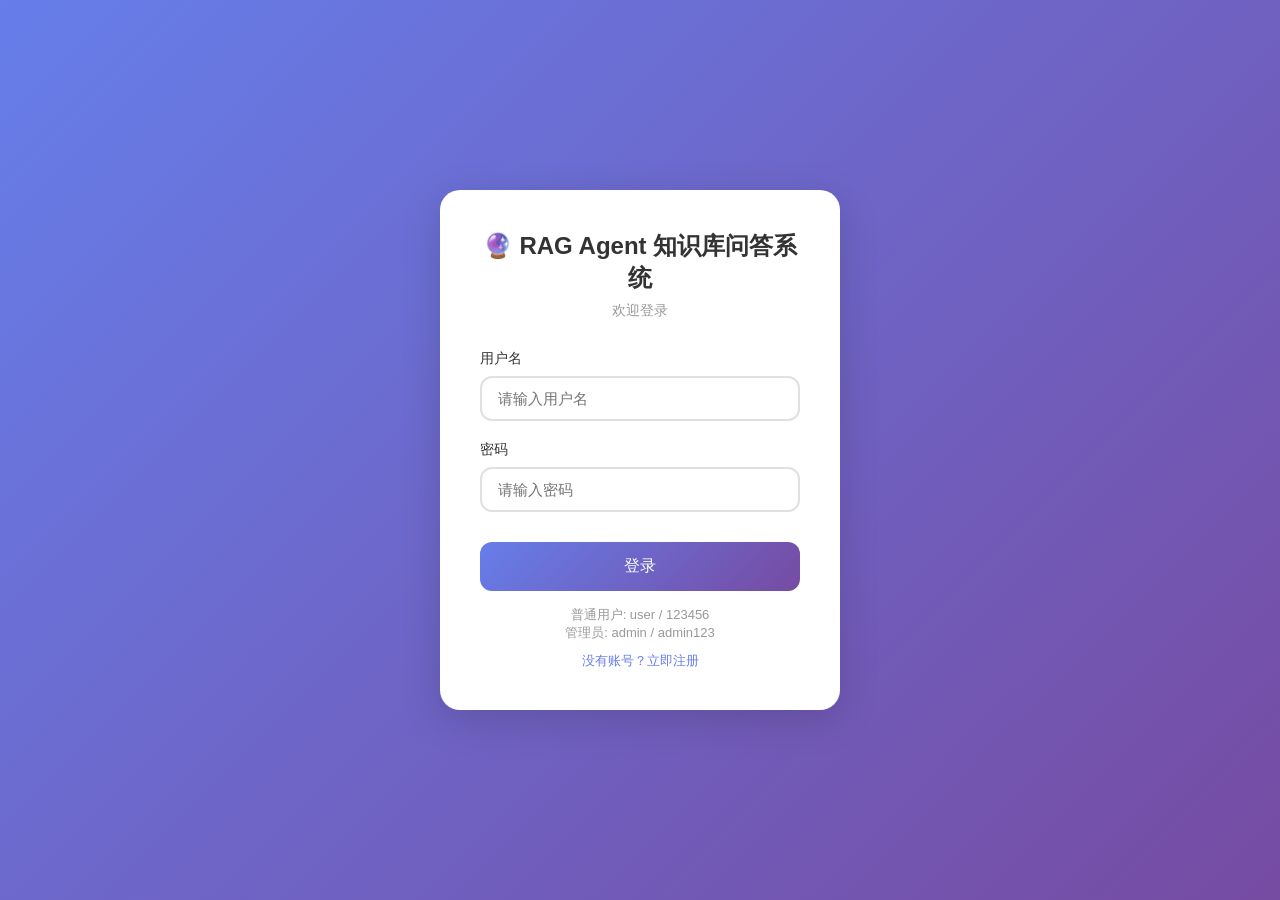
<file: static/index.html>
<!DOCTYPE html>
<html lang="zh-CN">
<head>
    <meta charset="UTF-8">
    <meta name="viewport" content="width=device-width, initial-scale=1.0">
    <title>RAG Agent 知识库问答系统</title>
    <link rel="stylesheet" href="/static/style.css">
    <style>
        .admin-panel {
            position: fixed;
            right: 0;
            top: 0;
            width: 320px;
            height: 100vh;
            background: white;
            box-shadow: -4px 0 20px rgba(0,0,0,0.1);
            z-index: 100;
            display: none;
            flex-direction: column;
        }
        .panel-header {
            padding: 20px;
            background: linear-gradient(135deg, #667eea 0%, #764ba2 100%);
            color: white;
            display: flex;
            justify-content: space-between;
            align-items: center;
        }
        .panel-header h3 {
            font-size: 16px;
            margin: 0;
        }
        .close-btn {
            background: rgba(255,255,255,0.2);
            border: none;
            color: white;
            width: 30px;
            height: 30px;
            border-radius: 50%;
            font-size: 20px;
            cursor: pointer;
            display: flex;
            align-items: center;
            justify-content: center;
        }
        .panel-content {
            flex: 1;
            padding: 20px;
            overflow-y: auto;
        }
        .upload-section {
            margin-bottom: 20px;
        }
        .upload-btn {
            width: 100%;
            padding: 12px;
            background: #f0f0f0;
            border: 2px dashed #ccc;
            border-radius: 12px;
            cursor: pointer;
            font-size: 14px;
            transition: all 0.2s;
            color: #666;
        }
        .upload-btn:hover {
            border-color: #667eea;
            background: rgba(102, 126, 234, 0.1);
            color: #667eea;
        }
        .document-list {
            display: flex;
            flex-direction: column;
            gap: 10px;
        }
        .document-item {
            display: flex;
            align-items: center;
            justify-content: space-between;
            padding: 12px;
            background: #f8f9fa;
            border-radius: 8px;
        }
        .document-name {
            flex: 1;
            font-size: 14px;
            color: #333;
            word-break: break-all;
        }
        .delete-btn {
            background: #dc3545;
            color: white;
            border: none;
            padding: 6px 12px;
            border-radius: 4px;
            cursor: pointer;
            font-size: 12px;
            margin-left: 10px;
        }
        .delete-btn:hover {
            background: #c82333;
        }
        .admin-toggle {
            position: fixed;
            right: 0;
            top: 50%;
            transform: translateY(-50%);
            background: #667eea;
            color: white;
            padding: 10px 5px;
            border-radius: 8px 0 0 8px;
            cursor: pointer;
            writing-mode: vertical-rl;
            text-orientation: mixed;
            font-size: 14px;
            z-index: 99;
            box-shadow: -2px 0 10px rgba(0,0,0,0.1);
        }
        .ad {
            position: fixed;
            right: 0;
            top: 40%;
            transform: translateY(-50%);
            background: #667eea;
            color: white;
            padding: 10px 5px;
            border-radius: 8px 0 0 8px;
            cursor: pointer;
            writing-mode: vertical-rl;
            text-orientation: mixed;
            font-size: 14px;
            z-index: 99;
            box-shadow: -2px 0 10px rgba(0,0,0,0.1);
        }

        .admin-toggle:hover {
            background: #764ba2;
        }
        .logout-btn {
            position: fixed;
            top: 20px;
            right: 20px;
            background: rgba(255,255,255,0.9);
            border: none;
            padding: 8px 16px;
            border-radius: 20px;
            cursor: pointer;
            font-size: 13px;
            color: #666;
            box-shadow: 0 2px 10px rgba(0,0,0,0.1);
        }
        .logout-btn:hover {
            background: #f0f0f0;
        }
        .file-input {
            display: none;
        }
    </style>
</head>
<body>
    <button class="logout-btn" id="logout-btn">退出登录</button>
     
    <div class="container">
        <div class="header">
            <h1> RAG Agent 知识库问答系统</h1>
            <p>基于公司制度文档的智能问答助手</p>
        </div>

        <div class="chat-container">
            <div class="chat-messages" id="chat-messages">
                <div class="welcome-message">
                    <h3>您好！我是您的智能助手</h3>
                    <p>我可以帮助您查询公司制度相关的问题，如年假政策、加班调休、出差报销等。</p>
                    <p style="margin-top: 10px; color: #666; font-size: 13px;">输入问题开始问答，或输入"清空"清除对话历史</p>
                </div>
            </div>

            <div class="input-container">
                <div class="input-wrapper">
                    <input type="text" id="question-input" placeholder="输入您的问题..." autocomplete="off">
                </div>
                <button class="clear-btn" id="clear-btn">清空</button>
                <button class="send-btn" id="send-btn">
                    <span>➤</span>
                </button>
            </div>
        </div>
    </div>

    <div class="admin-panel" id="admin-panel">
        <div class="panel-header">
            <h3>📁 文档管理</h3>
            <button class="close-btn" id="close-admin-panel">×</button>
        </div>
        <div class="panel-content">
            <div class="upload-section">
                <input type="file" id="file-input" class="file-input" accept=".pdf,.docx,.doc">
                <button class="upload-btn" id="upload-btn">📤 上传文档</button>
            </div>
            <div class="document-list" id="document-list">
                <p style="text-align: center; color: #999; padding: 20px;">点击上传添加文档</p>
            </div>
        </div>
    </div>

 <div class="admin-panel" id="adp">
        <div class="panel-header">
            <h3>检索优化</h3>
            <button class="close-btn" id="cl">×</button>
        </div>
        <div class="panel-content">
            <div class="upload-section">
                <input type="file" id="ipt" class="file-input" accept=".txt">
                <button class="upload-btn" id="upl-btn">上传术语文档</button>
            </div>
            <div class="document-list" id="doc-list">
                <p style="text-align: center; color: #999; padding: 20px;">点击上传添加文档</p>
            </div>
        </div>
    </div>

    <script>
        const chatMessages = document.getElementById('chat-messages');
        const questionInput = document.getElementById('question-input');
        const sendBtn = document.getElementById('send-btn');
        const clearBtn = document.getElementById('clear-btn');
        const logoutBtn = document.getElementById('logout-btn');
        const adminPanel = document.getElementById('admin-panel');
        const adp = document.getElementById('adp');
        const closeAdminPanel = document.getElementById('close-admin-panel');
        const cl = document.getElementById('cl');

        const uploadBtn = document.getElementById('upload-btn');
        const fileInput = document.getElementById('file-input');
        const documentList = document.getElementById('document-list');
        const docList = document.getElementById('doc-list');
        const ipt = document.getElementById('ipt');
        const uplBtn = document.getElementById('upl-btn');
        let currentUser = null;

        async function checkLogin() {
            const token = localStorage.getItem('token');
            const role = localStorage.getItem('role');
            
            if (!token) {
                window.location.href = '/static/login.html';
                return false;
            }
            
            try {
                const response = await fetch('/api/me', {
                    headers: { 'Authorization': `Bearer ${token}` }
                });
                
                if (!response.ok) {
                    throw new Error('Token无效');
                }
                
                currentUser = await response.json();
                currentUser.role = role;
                
                // 确保管理员面板默认隐藏
                adminPanel.style.display = 'none';
                
                if (currentUser.role === 'admin') {
                    initAdminPanel();
                }
                
                return true;
            } catch {
                localStorage.removeItem('token');
                localStorage.removeItem('role');
                window.location.href = '/static/login.html';
                return false;
            }
        }

        function getAuthHeaders() {
            const token = localStorage.getItem('token');
            return {
                'Authorization': `Bearer ${token}`
            };
        }

        async function sendQuestion() {
            const question = questionInput.value.trim();
            if (!question) return;

            questionInput.value = '';
            sendBtn.disabled = true;

            if (question === '清空') {
                await clearHistory();
                sendBtn.disabled = false;
                return;
            }

            addMessage('user', question);
            addTypingIndicator();

            try {
                const response = await fetch('/ask', {
                    method: 'POST',
                    headers: {
                        'Content-Type': 'application/json',
                        ...getAuthHeaders()
                    },
                    body: JSON.stringify({ question: question }),
                });

                if (!response.ok) {
                    if (response.status === 401) {
                        localStorage.removeItem('token');
                        localStorage.removeItem('role');
                        window.location.href = '/static/login.html';
                        return;
                    }
                    throw new Error('网络请求失败');
                }

                const data = await response.json();
                removeTypingIndicator();
                addMessage('bot', data.answer);
            } catch (error) {
                removeTypingIndicator();
                addMessage('bot', `抱歉，出现错误：${error.message}`);
            } finally {
                sendBtn.disabled = false;
                scrollToBottom();
            }
        }

        async function clearHistory() {
            try {
                await fetch('/clear-history', { 
                    method: 'GET',
                    headers: getAuthHeaders()
                });
                chatMessages.innerHTML = `
                    <div class="welcome-message">
                        <h3>您好！我是您的智能助手</h3>
                        <p>我可以帮助您查询公司制度相关的问题，如年假政策、加班调休、出差报销等。</p>
                        <p style="margin-top: 10px; color: #666; font-size: 13px;">输入问题开始问答，或输入"清空"清除对话历史</p>
                    </div>
                `;
            } catch (error) {
                console.error('清空历史失败:', error);
            }
        }

        function addMessage(role, content) {
            const messageDiv = document.createElement('div');
            messageDiv.className = `message ${role}`;

            const avatarDiv = document.createElement('div');
            avatarDiv.className = `avatar ${role}`;
            avatarDiv.textContent = role === 'user' ? '您' : 'AI';

            const contentDiv = document.createElement('div');
            contentDiv.className = 'message-content';
            contentDiv.textContent = content;

            messageDiv.appendChild(avatarDiv);
            messageDiv.appendChild(contentDiv);
            chatMessages.appendChild(messageDiv);
        }

        function addTypingIndicator() {
            const indicatorDiv = document.createElement('div');
            indicatorDiv.className = 'message bot';
            indicatorDiv.innerHTML = `
                <div class="avatar bot">AI</div>
                <div class="message-content">
                    <div class="typing-indicator">
                        <span></span>
                        <span></span>
                        <span></span>
                    </div>
                </div>
            `;
            indicatorDiv.id = 'typing-indicator';
            chatMessages.appendChild(indicatorDiv);
            scrollToBottom();
        }

        function removeTypingIndicator() {
            const indicator = document.getElementById('typing-indicator');
            if (indicator) {
                indicator.remove();
            }
        }

        function scrollToBottom() {
            chatMessages.scrollTop = chatMessages.scrollHeight;
        }

        function initAdminPanel() {
            const adminToggle = document.createElement('div');
            adminToggle.className = 'admin-toggle';
            adminToggle.textContent = '管理文档';
            adminToggle.onclick = () => {
                adminPanel.style.display = 'flex';
                loadDocuments();
            };
            document.body.appendChild(adminToggle);

            const adm = document.createElement('div');
            adm.className = 'ad';
            adm.textContent = '检索优化';
            adm.onclick = () => {
                adp.style.display = 'flex';
               loa();
            };
            document.body.appendChild(adm);


            closeAdminPanel.onclick = () => {
                adminPanel.style.display = 'none';
               
            };
            cl.onclick = () => {
                adp.style.display = 'none';
            };
            uploadBtn.onclick = () => {
                fileInput.click();
            };
            uplBtn.onclick = () => {
                ipt.click();
            };
             ipt.onchange = async (e) => {
                const file = e.target.files[0];
                if (!file) return;

                const formData = new FormData();
                formData.append('file', file);

                try {
                    const response = await fetch('/upwendang', {
                        method: 'POST',
                        headers: getAuthHeaders(),
                        body: formData
                    });

                    if (response.ok) {
                        alert('上传成功');
                        loa();
                    } else {
                        const data = await response.json();
                        alert(data.detail || '上传失败');
                    }
                } catch {
                    alert('上传失败');
                }

                e.target.value = '';
            };

            fileInput.onchange = async (e) => {
                const file = e.target.files[0];
                if (!file) return;

                const formData = new FormData();
                formData.append('file', file);

                try {
                    const response = await fetch('/api/documents/upload', {
                        method: 'POST',
                        headers: getAuthHeaders(),
                        body: formData
                    });

                    if (response.ok) {
                        alert('上传成功');
                        loadDocuments();
                    } else {
                        const data = await response.json();
                        alert(data.detail || '上传失败');
                    }
                } catch {
                    alert('上传失败');
                }

                e.target.value = '';
            };

          
        }
        async function loa(){
          try {
                const response = await fetch('/ap', {
                    headers: getAuthHeaders()
                });

                if (response.ok) {
                    const data = await response.json();
                    docList.innerHTML = '';

                    if (data.documents.length === 0) {
                        docList.innerHTML = '<p style="text-align: center; color: #999; padding: 20px;">暂无文档</p>';
                        return;
                    }

                    data.documents.forEach(doc => {
                        const item = document.createElement('div');
                        item.className = 'document-item';
                        item.innerHTML = `
                            <span class="document-name">📄 ${doc.filename}</span>
                            <button class="delete-btn" onclick="de('${encodeURIComponent(doc.filename)}')">删除</button>
                        `;
                        docList.appendChild(item);
                    });
                }
            } catch (error) {
                console.error('加载文档列表失败:', error);
            }



        }
        async function loadDocuments() {
            try {
                const response = await fetch('/api/documents', {
                    headers: getAuthHeaders()
                });

                if (response.ok) {
                    const data = await response.json();
                    documentList.innerHTML = '';

                    if (data.documents.length === 0) {
                        documentList.innerHTML = '<p style="text-align: center; color: #999; padding: 20px;">暂无文档</p>';
                        return;
                    }

                    data.documents.forEach(doc => {
                        const item = document.createElement('div');
                        item.className = 'document-item';
                        item.innerHTML = `
                            <span class="document-name">📄 ${doc.filename}</span>
                            <button class="delete-btn" onclick="deleteDocument('${encodeURIComponent(doc.filename)}')">删除</button>
                        `;
                        documentList.appendChild(item);
                    });
                }
            } catch (error) {
                console.error('加载文档列表失败:', error);
            }
        }
        async function de(filename){
            if (!confirm(`确定要删除 ${decodeURIComponent(filename)} 吗？`)) return;
              try {
                const response = await fetch(`/a/${filename}`, {
                    method: 'DELETE',
                    headers: getAuthHeaders()
                });

                if (response.ok) {
                    alert('删除成功');
                    loa();
                } else {
                    const data = await response.json();
                    alert(data.detail || '删除失败');
                }
            } catch {
                alert('删除失败');
            }
           
        }
        
        async function deleteDocument(filename) {
            if (!confirm(`确定要删除 ${decodeURIComponent(filename)} 吗？`)) return;

            try {
                const response = await fetch(`/api/documents/${filename}`, {
                    method: 'DELETE',
                    headers: getAuthHeaders()
                });

                if (response.ok) {
                    alert('删除成功');
                    loadDocuments();
                } else {
                    const data = await response.json();
                    alert(data.detail || '删除失败');
                }
            } catch {
                alert('删除失败');
            }
        }
        
        async function loadChatHistory() {
            try {
                const response = await fetch('/history', {
                    headers: getAuthHeaders()
                });
                
                if (response.ok) {
                    const messages = await response.json();
                    chatMessages.innerHTML = '';
                    
                    if (messages.length === 0) {
                        chatMessages.innerHTML = `
                            <div class="welcome-message">
                                <h3>您好！我是您的智能助手</h3>
                                <p>我可以帮助您查询公司制度相关的问题，如年假政策、加班调休、出差报销等。</p>
                                <p style="margin-top: 10px; color: #666; font-size: 13px;">输入问题开始问答，或输入"清空"清除对话历史</p>
                            </div>
                        `;
                        return;
                    }
                    
                    messages.forEach(msg => {
                        addMessage(msg.role === 'user' ? 'user' : 'bot', msg.content);
                    });
                }
            } catch (error) {
                console.error('加载聊天历史失败:', error);
            }
        }
        document.addEventListener('DOMContentLoaded', async () => {
            await checkLogin();
            await loadChatHistory();
            
            logoutBtn.addEventListener('click', () => {
                localStorage.removeItem('token');
                localStorage.removeItem('role');
                window.location.href = '/static/login.html';
            });

            sendBtn.addEventListener('click', sendQuestion);

            questionInput.addEventListener('keydown', (e) => {
                if (e.key === 'Enter' && !e.shiftKey) {
                    e.preventDefault();
                    sendQuestion();
                }
            });

            clearBtn.addEventListener('click', clearHistory);
        });
    </script>
</body>
</html>
</file>
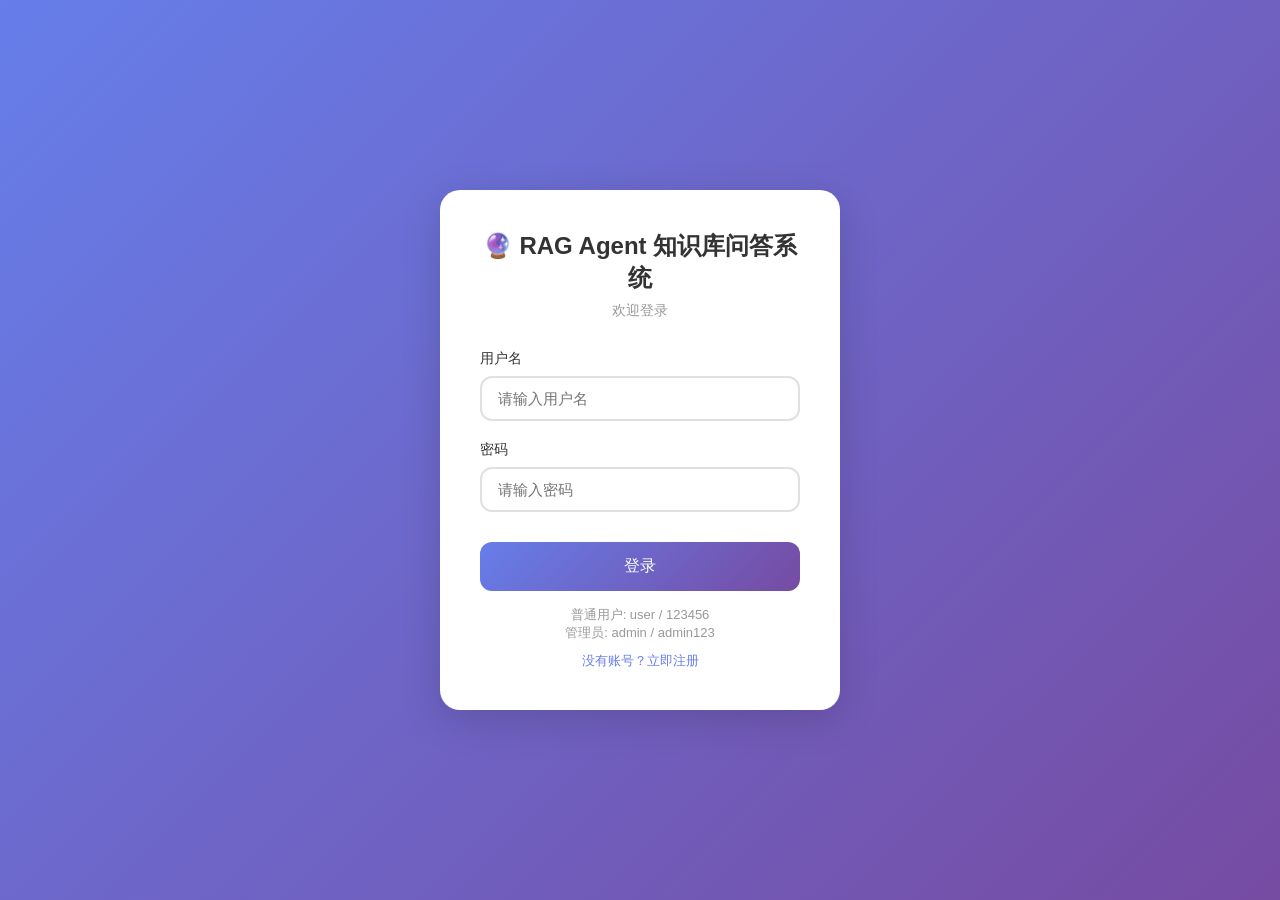
<file: static/login.html>
<!DOCTYPE html>
<html lang="zh-CN">
<head>
    <meta charset="UTF-8">
    <meta name="viewport" content="width=device-width, initial-scale=1.0">
    <title>登录 - RAG Agent 知识库问答系统</title>
    <style>
        * { margin: 0; padding: 0; box-sizing: border-box; }
        body {
            font-family: -apple-system, BlinkMacSystemFont, 'Segoe UI', Roboto, sans-serif;
            background: linear-gradient(135deg, #667eea 0%, #764ba2 100%);
            min-height: 100vh;
            display: flex;
            align-items: center;
            justify-content: center;
        }
        .login-container {
            background: white;
            border-radius: 20px;
            padding: 40px;
            box-shadow: 0 10px 40px rgba(0,0,0,0.15);
            width: 100%;
            max-width: 400px;
        }
        .logo {
            text-align: center;
            margin-bottom: 30px;
        }
        .logo h1 {
            color: #333;
            font-size: 24px;
            margin-bottom: 8px;
        }
        .logo p {
            color: #999;
            font-size: 14px;
        }
        .form-group {
            margin-bottom: 20px;
        }
        .form-group label {
            display: block;
            margin-bottom: 8px;
            color: #333;
            font-size: 14px;
        }
        .form-group input {
            width: 100%;
            padding: 12px 16px;
            border: 2px solid #e0e0e0;
            border-radius: 12px;
            font-size: 15px;
            outline: none;
            transition: border-color 0.3s;
        }
        .form-group input:focus {
            border-color: #667eea;
        }
        .login-btn {
            width: 100%;
            padding: 14px;
            background: linear-gradient(135deg, #667eea 0%, #764ba2 100%);
            border: none;
            color: white;
            font-size: 16px;
            border-radius: 12px;
            cursor: pointer;
            transition: transform 0.2s, box-shadow 0.2s;
            margin-top: 10px;
        }
        .login-btn:hover {
            transform: translateY(-2px);
            box-shadow: 0 4px 15px rgba(102, 126, 234, 0.4);
        }
        .error-message {
            background: #f8d7da;
            color: #721c24;
            padding: 12px;
            border-radius: 8px;
            margin-bottom: 20px;
            font-size: 14px;
            display: none;
        }
        .hint {
            text-align: center;
            color: #999;
            font-size: 13px;
            margin-top: 15px;
        }
    </style>
</head>
<body>
    <div class="login-container">
        <div class="logo">
            <h1>🔮 RAG Agent 知识库问答系统</h1>
            <p>欢迎登录</p>
        </div>
        
        <div class="error-message" id="error-message"></div>
        
        <div class="form-group">
            <label for="username">用户名</label>
            <input type="text" id="username" placeholder="请输入用户名">
        </div>
        
        <div class="form-group">
            <label for="password">密码</label>
            <input type="password" id="password" placeholder="请输入密码">
        </div>
        
        <button class="login-btn" id="login-btn">登录</button>
        
        <div class="hint">
            <p>普通用户: user / 123456</p>
            <p>管理员: admin / admin123</p>
            <p style="margin-top: 10px;"><a href="/static/register.html" style="color: #667eea; text-decoration: none;">没有账号？立即注册</a></p>
        </div>
    </div>

    <script>
        const usernameInput = document.getElementById('username');
        const passwordInput = document.getElementById('password');
        const loginBtn = document.getElementById('login-btn');
        const errorMessage = document.getElementById('error-message');
        
        loginBtn.addEventListener('click', async () => {
            const username = usernameInput.value.trim();
            const password = passwordInput.value.trim();
            
            if (!username || !password) {
                showError('请输入用户名和密码');
                return;
            }
            
            try {
                console.log('登录请求:', { username, password });
                const response = await fetch('/api/login', {
                    method: 'POST',
                    headers: { 'Content-Type': 'application/json' },
                    body: JSON.stringify({ username, password })
                });
                
                console.log('响应状态:', response.status);
                const data = await response.json();
                console.log('响应数据:', data);
                
                if (response.ok) {
                    localStorage.setItem('token', data.access_token);
                    localStorage.setItem('role', data.role);
                    console.log('登录成功，跳转到首页');
                    window.location.href = '/static/index.html';
                } else {
                    showError(data.detail || data.message || '登录失败');
                }
            } catch (error) {
                console.error('请求失败:', error);
                showError('网络请求失败: ' + error.message);
            }
        });
        
        function showError(msg) {
            errorMessage.textContent = msg;
            errorMessage.style.display = 'block';
            setTimeout(() => {
                errorMessage.style.display = 'none';
            }, 3000);
        }
    </script>
</body>
</html>
</file>
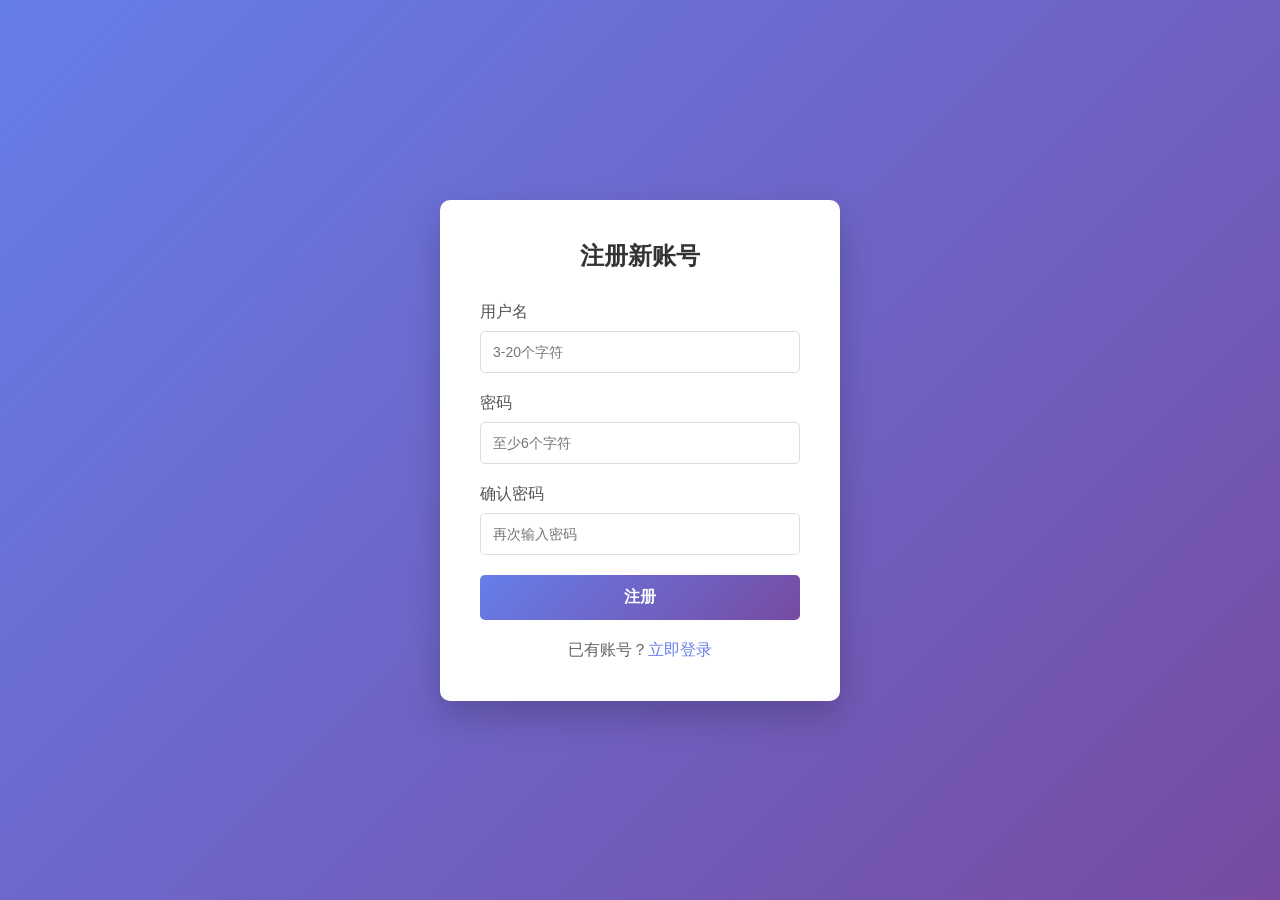
<file: static/register.html>
<!DOCTYPE html>
<html lang="zh-CN">
<head>
    <meta charset="UTF-8">
    <meta name="viewport" content="width=device-width, initial-scale=1.0">
    <title>注册账号</title>
    <style>
        * {
            margin: 0;
            padding: 0;
            box-sizing: border-box;
        }
        
        body {
            font-family: 'Segoe UI', Tahoma, Geneva, Verdana, sans-serif;
            background: linear-gradient(135deg, #667eea 0%, #764ba2 100%);
            min-height: 100vh;
            display: flex;
            justify-content: center;
            align-items: center;
        }
        
        .register-container {
            background: white;
            padding: 40px;
            border-radius: 10px;
            box-shadow: 0 15px 35px rgba(0, 0, 0, 0.2);
            width: 400px;
        }
        
        h2 {
            text-align: center;
            color: #333;
            margin-bottom: 30px;
        }
        
        .form-group {
            margin-bottom: 20px;
        }
        
        label {
            display: block;
            margin-bottom: 8px;
            color: #555;
            font-weight: 500;
        }
        
        input {
            width: 100%;
            padding: 12px;
            border: 1px solid #ddd;
            border-radius: 5px;
            font-size: 14px;
            transition: border-color 0.3s;
        }
        
        input:focus {
            outline: none;
            border-color: #667eea;
        }
        
        button {
            width: 100%;
            padding: 12px;
            background: linear-gradient(135deg, #667eea 0%, #764ba2 100%);
            color: white;
            border: none;
            border-radius: 5px;
            font-size: 16px;
            font-weight: 600;
            cursor: pointer;
            transition: transform 0.2s;
        }
        
        button:hover {
            transform: translateY(-2px);
        }
        
        button:disabled {
            opacity: 0.7;
            cursor: not-allowed;
            transform: none;
        }
        
        .message {
            padding: 10px;
            border-radius: 5px;
            margin-bottom: 20px;
            text-align: center;
            display: none;
        }
        
        .message.error {
            background: #fee;
            color: #c33;
            border: 1px solid #fcc;
            display: block;
        }
        
        .message.success {
            background: #efe;
            color: #3c3;
            border: 1px solid #cfc;
            display: block;
        }
        
        .login-link {
            text-align: center;
            margin-top: 20px;
            color: #666;
        }
        
        .login-link a {
            color: #667eea;
            text-decoration: none;
        }
        
        .login-link a:hover {
            text-decoration: underline;
        }
    </style>
</head>
<body>
    <div class="register-container">
        <h2>注册新账号</h2>
        
        <div id="message" class="message"></div>
        
        <form id="registerForm">
            <div class="form-group">
                <label for="username">用户名</label>
                <input type="text" id="username" name="username" required minlength="3" maxlength="20" placeholder="3-20个字符">
            </div>
            
            <div class="form-group">
                <label for="password">密码</label>
                <input type="password" id="password" name="password" required minlength="6" placeholder="至少6个字符">
            </div>
            
            <div class="form-group">
                <label for="confirmPassword">确认密码</label>
                <input type="password" id="confirmPassword" name="confirmPassword" required placeholder="再次输入密码">
            </div>
            
            <button type="submit" id="submitBtn">注册</button>
        </form>
        
        <div class="login-link">
            已有账号？<a href="/static/login.html">立即登录</a>
        </div>
    </div>

    <script>
        const form = document.getElementById('registerForm');
        const message = document.getElementById('message');
        const submitBtn = document.getElementById('submitBtn');
        
        form.addEventListener('submit', async (e) => {
            e.preventDefault();
            
            const username = document.getElementById('username').value.trim();
            const password = document.getElementById('password').value;
            const confirmPassword = document.getElementById('confirmPassword').value;
            
            // 前端验证
            if (username.length < 3 || username.length > 20) {
                showMessage('用户名需要3-20个字符', 'error');
                return;
            }
            
            if (password.length < 6) {
                showMessage('密码至少需要6个字符', 'error');
                return;
            }
            
            if (password !== confirmPassword) {
                showMessage('两次输入的密码不一致', 'error');
                return;
            }
            
            submitBtn.disabled = true;
            submitBtn.textContent = '注册中...';
            
            try {
                const response = await fetch('/api/register', {
                    method: 'POST',
                    headers: {
                        'Content-Type': 'application/json'
                    },
                    body: JSON.stringify({ username, password })
                });
                
                const data = await response.json();
                
                if (response.ok) {
                    showMessage('注册成功！正在跳转到登录页面...', 'success');
                    setTimeout(() => {
                        window.location.href = '/static/login.html';
                    }, 1500);
                } else {
                    showMessage(data.detail || '注册失败', 'error');
                }
            } catch (error) {
                showMessage('网络错误，请稍后重试', 'error');
            } finally {
                submitBtn.disabled = false;
                submitBtn.textContent = '注册';
            }
        });
        
        function showMessage(text, type) {
            message.textContent = text;
            message.className = 'message ' + type;
        }
    </script>
</body>
</html>
</file>
<file: static/style.css>
* {
    margin: 0;
    padding: 0;
    box-sizing: border-box;
}

body {
    font-family: -apple-system, BlinkMacSystemFont, 'Segoe UI', Roboto, 'Helvetica Neue', Arial, sans-serif;
    background: linear-gradient(135deg, #667eea 0%, #764ba2 100%);
    min-height: 100vh;
}

.container {
    max-width: 800px;
    margin: 0 auto;
    padding: 20px;
    display: flex;
    flex-direction: column;
    height: 100vh;
}

.header {
    text-align: center;
    padding: 20px;
    color: white;
}

.header h1 {
    font-size: 28px;
    margin-bottom: 8px;
    font-weight: 600;
}

.header p {
    font-size: 14px;
    opacity: 0.9;
}

.chat-container {
    flex: 1;
    background: white;
    border-radius: 20px;
    box-shadow: 0 10px 40px rgba(0, 0, 0, 0.15);
    display: flex;
    flex-direction: column;
    overflow: hidden;
}

.chat-messages {
    flex: 1;
    padding: 20px;
    overflow-y: auto;
    display: flex;
    flex-direction: column;
    gap: 16px;
}

.message {
    display: flex;
    gap: 10px;
    max-width: 85%;
}

.message.user {
    margin-left: auto;
    flex-direction: row-reverse;
}

.message.bot {
    margin-right: auto;
}

.avatar {
    width: 40px;
    height: 40px;
    border-radius: 50%;
    display: flex;
    align-items: center;
    justify-content: center;
    flex-shrink: 0;
    font-weight: bold;
    font-size: 14px;
}

.avatar.user {
    background: linear-gradient(135deg, #667eea 0%, #764ba2 100%);
    color: white;
}

.avatar.bot {
    background: linear-gradient(135deg, #11998e 0%, #38ef7d 100%);
    color: white;
}

.message-content {
    background: #f5f5f5;
    padding: 12px 16px;
    border-radius: 18px;
    font-size: 15px;
    line-height: 1.5;
    color: #333;
}

.user .message-content {
    background: linear-gradient(135deg, #667eea 0%, #764ba2 100%);
    color: white;
    border-radius: 18px 18px 4px 18px;
}

.bot .message-content {
    background: #f0f0f0;
    border-radius: 18px 18px 18px 4px;
}

.input-container {
    padding: 16px 20px;
    border-top: 1px solid #eee;
    display: flex;
    gap: 10px;
}

.input-wrapper {
    flex: 1;
    position: relative;
}

#question-input {
    width: 100%;
    padding: 12px 48px 12px 16px;
    border: 2px solid #e0e0e0;
    border-radius: 25px;
    font-size: 15px;
    outline: none;
    transition: border-color 0.3s, box-shadow 0.3s;
}

#question-input:focus {
    border-color: #667eea;
    box-shadow: 0 0 0 3px rgba(102, 126, 234, 0.1);
}

.send-btn {
    background: linear-gradient(135deg, #667eea 0%, #764ba2 100%);
    border: none;
    color: white;
    width: 44px;
    height: 44px;
    border-radius: 50%;
    cursor: pointer;
    display: flex;
    align-items: center;
    justify-content: center;
    font-size: 18px;
    transition: transform 0.2s, box-shadow 0.2s;
}

.send-btn:hover {
    transform: scale(1.05);
    box-shadow: 0 4px 15px rgba(102, 126, 234, 0.4);
}

.send-btn:active {
    transform: scale(0.98);
}

.send-btn:disabled {
    opacity: 0.5;
    cursor: not-allowed;
    transform: none;
}

.clear-btn {
    background: #f5f5f5;
    border: none;
    color: #666;
    padding: 8px 16px;
    border-radius: 20px;
    cursor: pointer;
    font-size: 13px;
    transition: background 0.2s;
}

.clear-btn:hover {
    background: #e0e0e0;
}

.typing-indicator {
    display: flex;
    gap: 4px;
    padding: 8px 12px;
}

.typing-indicator span {
    width: 6px;
    height: 6px;
    background: #999;
    border-radius: 50%;
    animation: typing 1.4s infinite ease-in-out;
}

.typing-indicator span:nth-child(1) { animation-delay: 0s; }
.typing-indicator span:nth-child(2) { animation-delay: 0.2s; }
.typing-indicator span:nth-child(3) { animation-delay: 0.4s; }

@keyframes typing {
    0%, 80%, 100% { transform: scale(0.6); opacity: 0.5; }
    40% { transform: scale(1); opacity: 1; }
}

.welcome-message {
    text-align: center;
    padding: 40px 20px;
    color: #999;
}

.welcome-message h3 {
    color: #333;
    margin-bottom: 10px;
    font-size: 18px;
}

.welcome-message p {
    font-size: 14px;
    line-height: 1.6;
}

.system-message {
    text-align: center;
    padding: 8px 16px;
    background: #fff3cd;
    border-radius: 10px;
    font-size: 12px;
    color: #856404;
    margin: 0 auto;
    max-width: 60%;
}

@media (max-width: 600px) {
    .container {
        padding: 10px;
    }

    .header h1 {
        font-size: 22px;
    }

    .message {
        max-width: 95%;
    }

    .message-content {
        font-size: 14px;
        padding: 10px 14px;
    }
}
</file>
